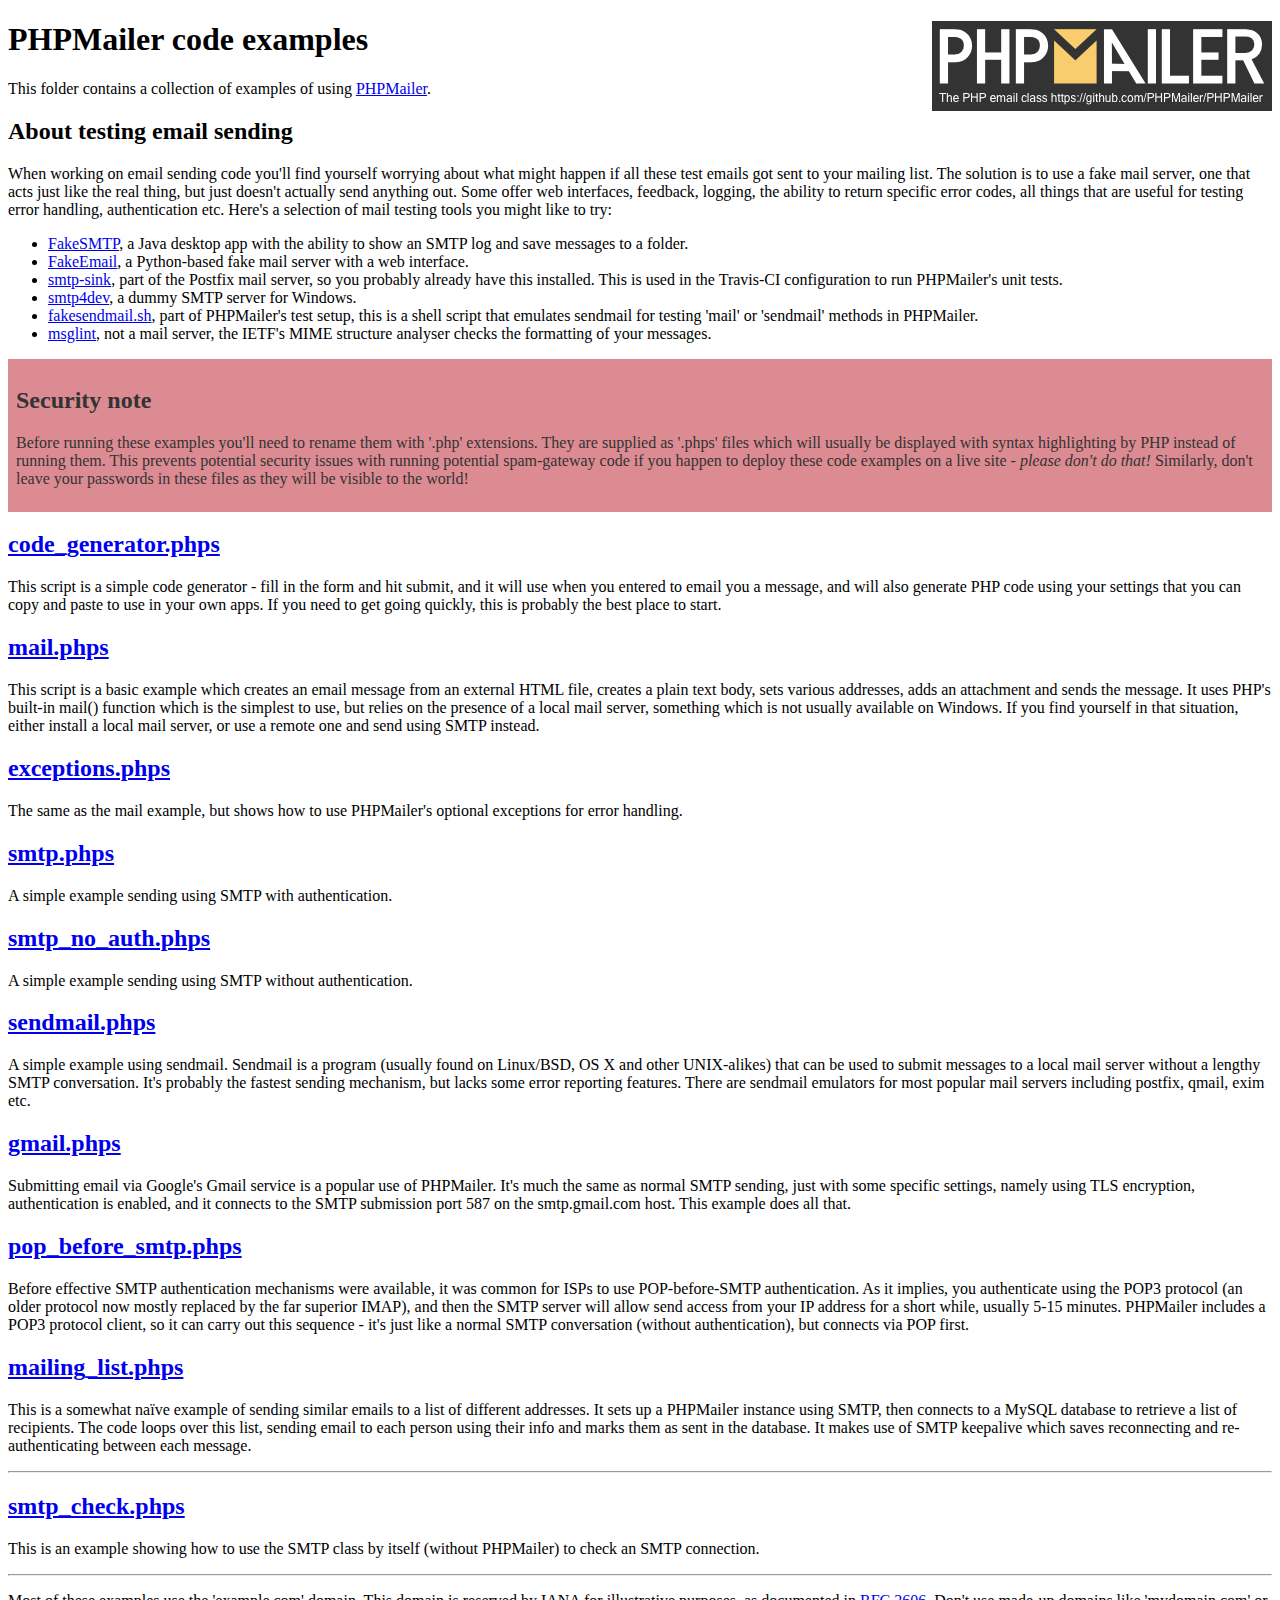
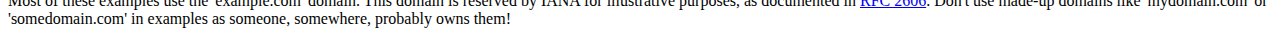
<file: PHPMailer/examples/index.html>
<!DOCTYPE html>
<html>
<head>
	<meta charset="UTF-8">
	<title>PHPMailer Examples</title>
</head>
<body>
<h1>PHPMailer code examples<a href="https://github.com/PHPMailer/PHPMailer"><img src="images/phpmailer.png" style="float:right; border:0;" alt="PHPMailer logo"></a></h1>
<p>This folder contains a collection of examples of using <a href="https://github.com/PHPMailer/PHPMailer">PHPMailer</a>.</p>
<h2>About testing email sending</h2>
<p>When working on email sending code you'll find yourself worrying about what might happen if all these test emails got sent to your mailing list. The solution is to use a fake mail server, one that acts just like the real thing, but just doesn't actually send anything out. Some offer web interfaces, feedback, logging, the ability to return specific error codes, all things that are useful for testing error handling, authentication etc. Here's a selection of mail testing tools you might like to try:</p>
<ul>
  <li><a href="https://github.com/Nilhcem/FakeSMTP">FakeSMTP</a>, a Java desktop app with the ability to show an SMTP log and save messages to a folder. </li>
  <li><a href="https://github.com/isotoma/FakeEmail">FakeEmail</a>, a Python-based fake mail server with a web interface.</li>
  <li><a href="http://www.postfix.org/smtp-sink.1.html">smtp-sink</a>, part of the Postfix mail server, so you probably already have this installed. This is used in the Travis-CI configuration to run PHPMailer's unit tests.</li>
  <li><a href="http://smtp4dev.codeplex.com">smtp4dev</a>, a dummy SMTP server for Windows.</li>
  <li><a href="https://github.com/PHPMailer/PHPMailer/blob/master/test/fakesendmail.sh">fakesendmail.sh</a>, part of PHPMailer's test setup, this is a shell script that emulates sendmail for testing 'mail' or 'sendmail' methods in PHPMailer.</li>
  <li><a href="http://tools.ietf.org/tools/msglint/">msglint</a>, not a mail server, the IETF's MIME structure analyser checks the formatting of your messages.</li>
</ul>
<div style="padding: 8px; color: #333333; background-color: #dc8b92">
<h2>Security note</h2>
<p>Before running these examples you'll need to rename them with '.php' extensions. They are supplied as '.phps' files which will usually be displayed with syntax highlighting by PHP instead of running them. This prevents potential security issues with running potential spam-gateway code if you happen to deploy these code examples on a live site - <em>please don't do that!</em> Similarly, don't leave your passwords in these files as they will be visible to the world!</p>
</div>
<h2><a href="code_generator.phps">code_generator.phps</a></h2>
<p>This script is a simple code generator - fill in the form and hit submit, and it will use when you entered to email you a message, and will also generate PHP code using your settings that you can copy and paste to use in your own apps. If you need to get going quickly, this is probably the best place to start.</p>
<h2><a href="mail.phps">mail.phps</a></h2>
<p>This script is a basic example which creates an email message from an external HTML file, creates a plain text body, sets various addresses, adds an attachment and sends the message. It uses PHP's built-in mail() function which is the simplest to use, but relies on the presence of a local mail server, something which is not usually available on Windows. If you find yourself in that situation, either install a local mail server, or use a remote one and send using SMTP instead.</p>
<h2><a href="exceptions.phps">exceptions.phps</a></h2>
<p>The same as the mail example, but shows how to use PHPMailer's optional exceptions for error handling.</p>
<h2><a href="smtp.phps">smtp.phps</a></h2>
<p>A simple example sending using SMTP with authentication.</p>
<h2><a href="smtp_no_auth.phps">smtp_no_auth.phps</a></h2>
<p>A simple example sending using SMTP without authentication.</p>
<h2><a href="sendmail.phps">sendmail.phps</a></h2>
<p>A simple example using sendmail. Sendmail is a program (usually found on Linux/BSD, OS X and other UNIX-alikes) that can be used to submit messages to a local mail server without a lengthy SMTP conversation. It's probably the fastest sending mechanism, but lacks some error reporting features. There are sendmail emulators for most popular mail servers including postfix, qmail, exim etc.</p>
<h2><a href="gmail.phps">gmail.phps</a></h2>
<p>Submitting email via Google's Gmail service is a popular use of PHPMailer. It's much the same as normal SMTP sending, just with some specific settings, namely using TLS encryption, authentication is enabled, and it connects to the SMTP submission port 587 on the smtp.gmail.com host. This example does all that.</p>
<h2><a href="pop_before_smtp.phps">pop_before_smtp.phps</a></h2>
<p>Before effective SMTP authentication mechanisms were available, it was common for ISPs to use POP-before-SMTP authentication. As it implies, you authenticate using the POP3 protocol (an older protocol now mostly replaced by the far superior IMAP), and then the SMTP server will allow send access from your IP address for a short while, usually 5-15 minutes. PHPMailer includes a POP3 protocol client, so it can carry out this sequence - it's just like a normal SMTP conversation (without authentication), but connects via POP first.</p>
<h2><a href="mailing_list.phps">mailing_list.phps</a></h2>
<p>This is a somewhat naïve example of sending similar emails to a list of different addresses. It sets up a PHPMailer instance using SMTP, then connects to a MySQL database to retrieve a list of recipients. The code loops over this list, sending email to each person using their info and marks them as sent in the database. It makes use of SMTP keepalive which saves reconnecting and re-authenticating between each message.</p>
<hr>
<h2><a href="smtp_check.phps">smtp_check.phps</a></h2>
<p>This is an example showing how to use the SMTP class by itself (without PHPMailer) to check an SMTP connection.</p>
<hr>
<p>Most of these examples use the 'example.com' domain. This domain is reserved by IANA for illustrative purposes, as documented in <a href="http://tools.ietf.org/html/rfc2606">RFC 2606</a>. Don't use made-up domains like 'mydomain.com' or 'somedomain.com' in examples as someone, somewhere, probably owns them!</p>
</body>
</html>
</file>
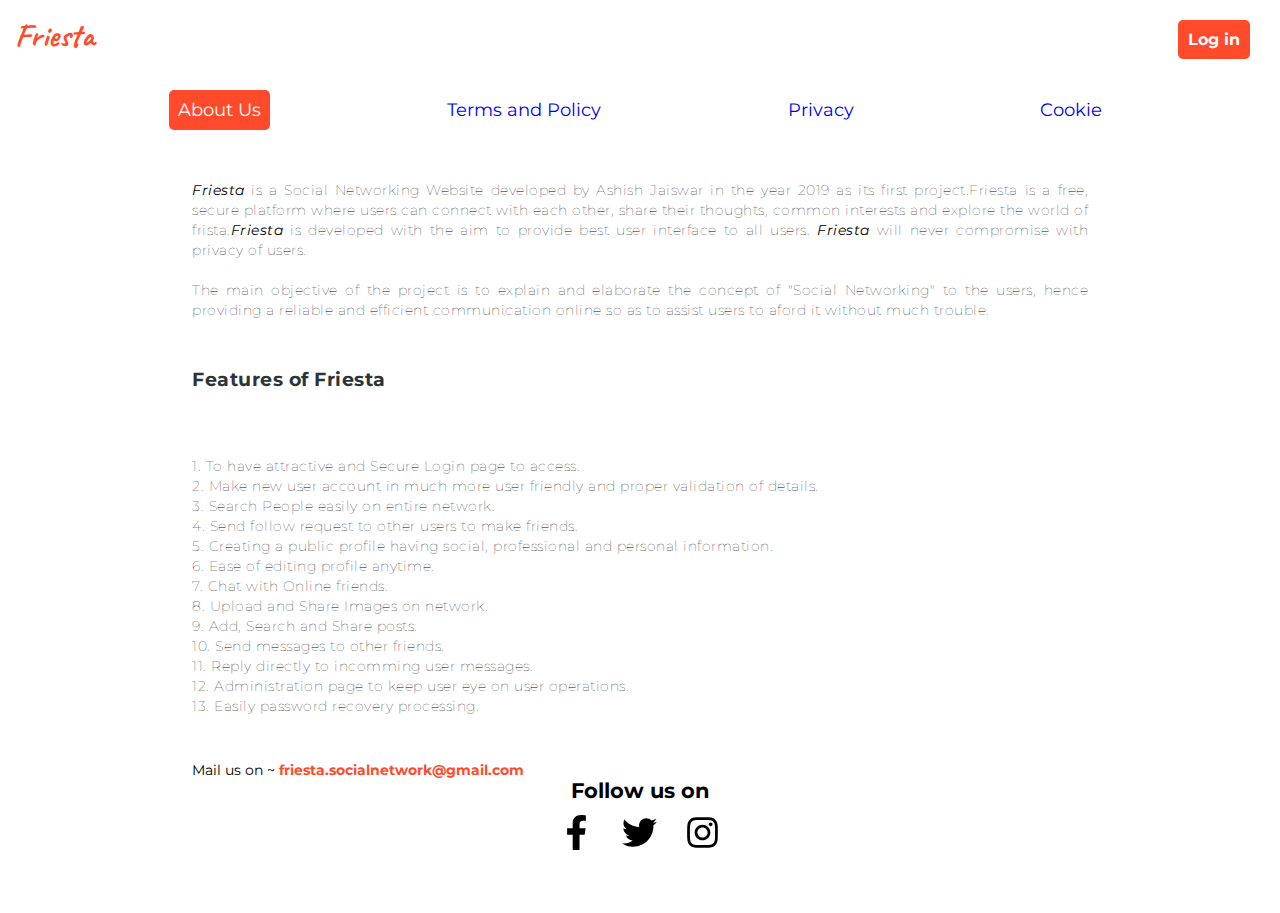
<file: pages/about.html>
<!DOCTYPE html>
<html lang="en">
<head>
    <meta charset="UTF-8">
    <meta name="viewport" content="width=device-width, initial-scale=1.0">
    <meta http-equiv="X-UA-Compatible" content="ie=edge">
    <title>Friesta | About Us</title>
    <link rel="stylesheet" href="styles/about.css">
</head>
<body>
    <header class="menu">
        <a href="#"><h1>Friesta</h1></a>
        <a href="#"><h4>Log in</h4></a>
    </header>
    <br/>
    <div class="about-us">
        <a href="about.html" class="about">About Us</a>
        <a href="terms.html" class="terms">Terms and Policy</a>
        <a href="privacy.html" class="privacy">Privacy</a>
        <a href="cookie.html" class="cookie">Cookie</a>
    </div>
    <div class="aboutus-container">
        <p> <b><i>Friesta</i></b> is a Social Networking Website developed by Ashish Jaiswar in the year 2019 as its first project.Friesta is a free, secure platform where users can 
            connect with each other, share their thoughts, common interests and explore the world of frista.<b><i>Friesta</i></b> is developed with the aim to provide best user interface
             to all users. <b><i>Friesta</i></b> will never compromise
            with privacy of users.<br/>
            <br/>
            The main objective of the project is to explain and elaborate the concept of "Social Networking" to the users, hence 
            providing a reliable and efficient communication online so as to assist users to aford it without much trouble.
        </p>
        <p>   
            <p class="features"><br/>Features of Friesta</p> <br/>
            <p>
                1.&nbsp;To have attractive and Secure Login page to access. <br/>
                2.&nbsp;Make new user account in much more user friendly and proper validation of details. <br/>
                3.&nbsp;Search People easily on entire network. <br/>
                4.&nbsp;Send follow request to other users to make friends. <br/>
                5.&nbsp;Creating a public profile having social, professional and personal information.<br/>
                6.&nbsp;Ease of editing profile anytime.<br/>
                7.&nbsp;Chat with Online friends.<br/>
                8.&nbsp;Upload and Share Images on network.<br/>
                9.&nbsp;Add, Search and Share posts.<br/>
                10.&nbsp;Send messages to other friends.<br/>
                11.&nbsp;Reply directly to incomming user messages.<br/>
                12.&nbsp;Administration page to keep user eye on user operations.<br/>
                13.&nbsp;Easily password recovery processing.<br/>
            </p>
            
            
            <br/>Mail us on ~ <b><a href="#" class="mail">friesta.socialnetwork@gmail.com</a></b><br/>
         
            <div class="follow">
                <h2 style=text-align:center>Follow  us on</h2>
                <img class="img" src="images/facebook-f-brands.svg">
                <img class="img" src="images/twitter-brands.svg">
                <img class="img" src="images/instagram-brands.svg">
            </div>
        </p>
    </div>
</body>
</html>
</file>
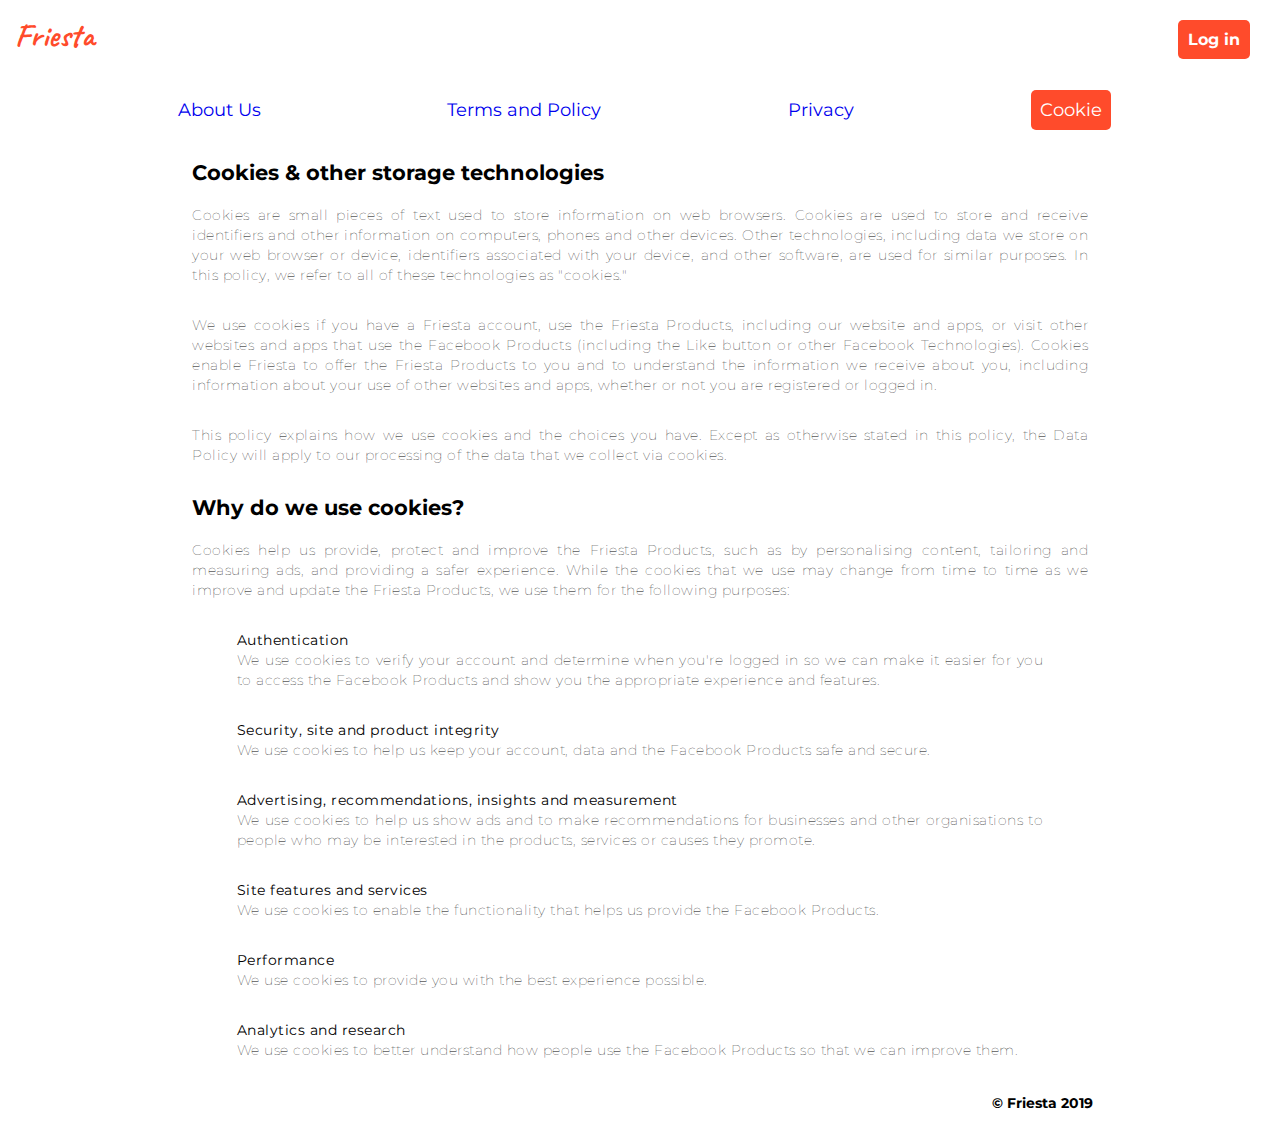
<file: pages/cookie.html>
<!DOCTYPE html>
<html lang="en">
  <head>
    <meta charset="UTF-8" />
    <meta name="viewport" content="width=device-width, initial-scale=1.0" />
    <meta http-equiv="X-UA-Compatible" content="ie=edge" />
    <title>Friesta | Cookie Policy</title>
    <link rel="stylesheet" href="styles/cookie.css" />
  </head>
  <body>
        <header class="menu">
                <a href="#"><h1>Friesta</h1></a>
                <a href="#"><h4>Log in</h4></a>
        </header>
        <br/>
        <div class="Cookie">
            <a href="about.html" class="about">About Us</a>
            <a href="terms.html" class="terms">Terms and Policy</a>
            <a href="privacy.html" class="privacy">Privacy</a>
            <a href="cookie.html" class="cookie">Cookie</a>
        </div>
        <div class="cookie-container">
            <h2>Cookies & other storage technologies</h2>
            <p>Cookies are small pieces of text used to store information on web browsers. 
                Cookies are used to store and receive identifiers and other information on computers, 
                phones and other devices. Other technologies, including data we store on your web browser
                 or device, identifiers associated with your device, and other software, are used for 
                 similar purposes. In this policy, we refer to all of these technologies as "cookies."
            </p>
            <p>We use cookies if you have a Friesta account, use the Friesta Products, 
                including our website and apps, or visit other websites and apps that use the 
                Facebook Products (including the Like button or other Facebook Technologies).
                 Cookies enable Friesta to offer the Friesta Products to you and to understand 
                 the information we receive about you, including information about your use of other 
                 websites and apps, whether or not you are registered or logged in.
            </p>
            <p>This policy explains how we use cookies and the choices you have. Except as otherwise stated in this policy, 
                the Data Policy will apply to our processing of the data that we collect via cookies. 
            </p>
            <h2>Why do we use cookies? </h2>
            <p>
                    Cookies help us provide, protect and improve the Friesta Products, such as
                     by personalising content, tailoring and measuring ads, and providing a safer
                      experience. While the cookies that we use may change from time to time as we 
                      improve and update the Friesta Products, we use them for the following purposes: 
            </p>
            <div class="purposes">
                <p><b>Authentication</b><br>
                        We use cookies to verify your account and determine when you're logged in so we can make it easier for
                         you to access the Facebook Products and show you the appropriate experience and features.
                </p>
                <p><b>Security, site and product integrity</b><br>
                        We use cookies to help us keep your account, data and the Facebook Products safe and secure. 
                </p>
                <p><b>Advertising, recommendations, insights and measurement</b><br>
                        We use cookies to help us show ads and to make recommendations for businesses and other 
                        organisations to people who may
                         be interested in the products, services or causes they promote. 
                </p>
                <p><b>Site features and services</b><br>
                    We use cookies to enable the functionality that helps us provide the Facebook Products. 
                </p>
                <p><b>Performance</b><br>
                    We use cookies to provide you with the best experience possible.
                </p>
                <p><b>Analytics and research</b><br>
                    We use cookies to better understand how people use the Facebook Products so that we can improve them.
                </p>
            </div>
            <div class="copyright">
                    <b><span> &copy; Friesta 2019</span></b>
                </div>
                <br>
        </div>
  </body>
</html>
</file>
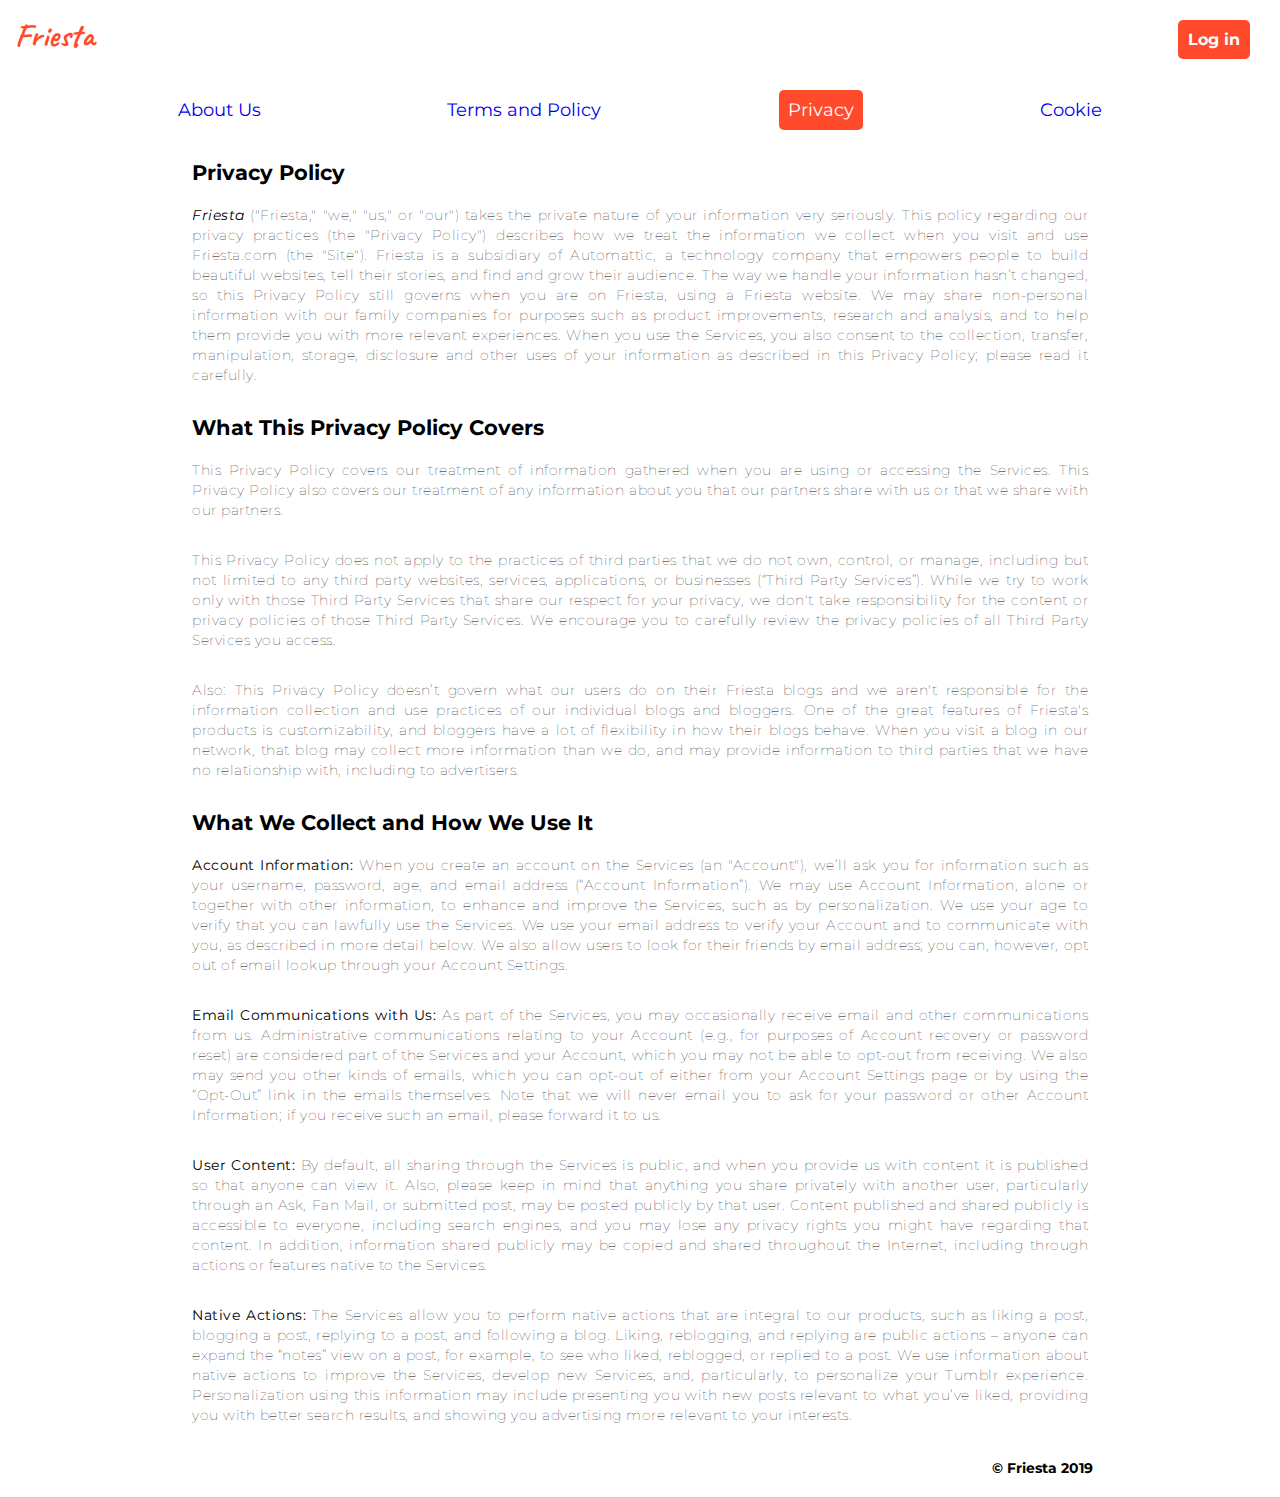
<file: pages/privacy.html>
<!DOCTYPE html>
<html lang="en">

<head>
    <meta charset="UTF-8">
    <meta name="viewport" content="width=device-width, initial-scale=1.0">
    <meta http-equiv="X-UA-Compatible" content="ie=edge">
    <title>Friesta | Privacy</title>
    <link rel="stylesheet" href="styles/privacy.css">
</head>

<body>
    <header class="menu">
        <a href="#">
            <h1>Friesta</h1>
        </a>
        <a href="#">
            <h4>Log in</h4>
        </a>
    </header>
    <br />
    <div class="Privacy">
        <a href="about.html" class="about">About Us</a>
        <a href="terms.html" class="terms">Terms and Policy</a>
        <a href="privacy.html" class="privacy">Privacy</a>
        <a href="cookie.html" class="cookie">Cookie</a>
    </div>
    <div class="privacy-container">
        <h2>Privacy Policy</h2>
        <p><b><i>Friesta</i></b> ("Friesta," "we," "us," or "our") takes the private nature of your information very
            seriously.
            This policy regarding our privacy practices (the "Privacy Policy") describes how we treat the information
            we collect when you visit and use Friesta.com (the "Site"). Friesta is a subsidiary of Automattic, a
            technology company that empowers people to
            build beautiful websites, tell their stories, and find and grow their audience. The way we handle your
            information hasn’t changed, so this Privacy Policy still governs when you are on Friesta, using a Friesta
            website. We may share non-personal information
            with our family companies for purposes such as product improvements, research and analysis, and to help
            them provide you with more relevant experiences. When you use the Services, you also consent to the
            collection, transfer, manipulation, storage, disclosure and other uses of your
            information as described in this Privacy Policy; please read it carefully.
        </p>
        <h2>What This Privacy Policy Covers</h2>
        <p>This Privacy Policy covers our treatment of information gathered when you are using or
            accessing the Services. This Privacy Policy also covers our treatment of any information
            about you that our partners share with us or that we share with our partners.
        </p>
        <p>This Privacy Policy does not apply to the practices of third parties that we do not own,
            control, or manage, including but not limited to any third party websites, services,
            applications, or businesses (“Third Party Services”). While we try to work only with
            those Third Party Services that share our respect for your privacy, we don't take responsibility
            for the content or privacy policies of those Third Party Services. We encourage you to
            carefully review the privacy policies of all Third Party Services you access.
        </p>
        <p>Also: This Privacy Policy doesn’t govern what our users do on their Friesta blogs and we
            aren't responsible for the information collection and use practices of our individual
            blogs and bloggers. One of the great features of Friesta's products is customizability, and
            bloggers have a lot of flexibility in how their blogs behave. When you visit a blog in our network,
            that blog may collect more information than we do, and may provide information to third parties that
            we have no relationship with, including to advertisers.
        </p>
        <h2>What We Collect and How We Use It</h2>
        <p><b>Account Information:</b> When you create an account on the Services (an "Account"),
            we’ll ask you for information such as your username, password, age, and email address
            (“Account Information”). We may use Account Information, alone or together with other
            information, to enhance and improve the Services, such as by personalization. We use your
            age to verify that you can lawfully use the Services. We use your email address to verify
            your Account and to communicate with you, as described in more detail below. We also allow
            users to look for their friends by email address; you can, however, opt out of email lookup
            through your Account Settings.
        </p>
        <p><b>Email Communications with Us:</b> As part of the Services, you may occasionally receive
            email and other communications from us. Administrative communications relating to your
            Account (e.g., for purposes of Account recovery or password reset) are considered part of
            the Services and your Account, which you may not be able to opt-out from receiving. We also
            may send you other kinds of emails, which you can opt-out of either from your Account Settings
            page or by using the “Opt-Out” link in the emails themselves. Note that we will never email
            you to ask for your password or other Account Information; if you receive such an email,
            please forward it to us.
        </p>
        <p><b>User Content:</b> By default, all sharing through the Services is public, and when you
            provide us with content it is published so that anyone can view it. Also, please keep in mind that anything
            you share privately with another user, particularly
            through an Ask, Fan Mail, or submitted post, may be posted publicly by that user. Content published
            and shared publicly is accessible to everyone, including search engines, and you may lose any
            privacy rights you might have regarding that content. In addition, information shared publicly
            may be copied and shared throughout the Internet, including through actions or features native
            to the Services.
        </p>
        <p><b>Native Actions:</b> The Services allow you to perform native actions that are integral to our
            products, such as liking a post, blogging a post, replying to a post, and following a
            blog. Liking, reblogging, and replying are public actions – anyone can expand the “notes”
            view on a post, for example, to see who liked, reblogged, or replied to a post. We use
            information about native actions to improve the Services, develop new Services, and,
            particularly, to personalize your Tumblr experience. Personalization using this information
            may include presenting you with new posts relevant to what you’ve liked, providing you with
            better search results, and showing you advertising more relevant to your interests.
        </p>
        <div class="copyright">
            <b><span> &copy; Friesta 2019</span></b>
        </div>
        <br>
    </div>

</body>

</html>
</file>
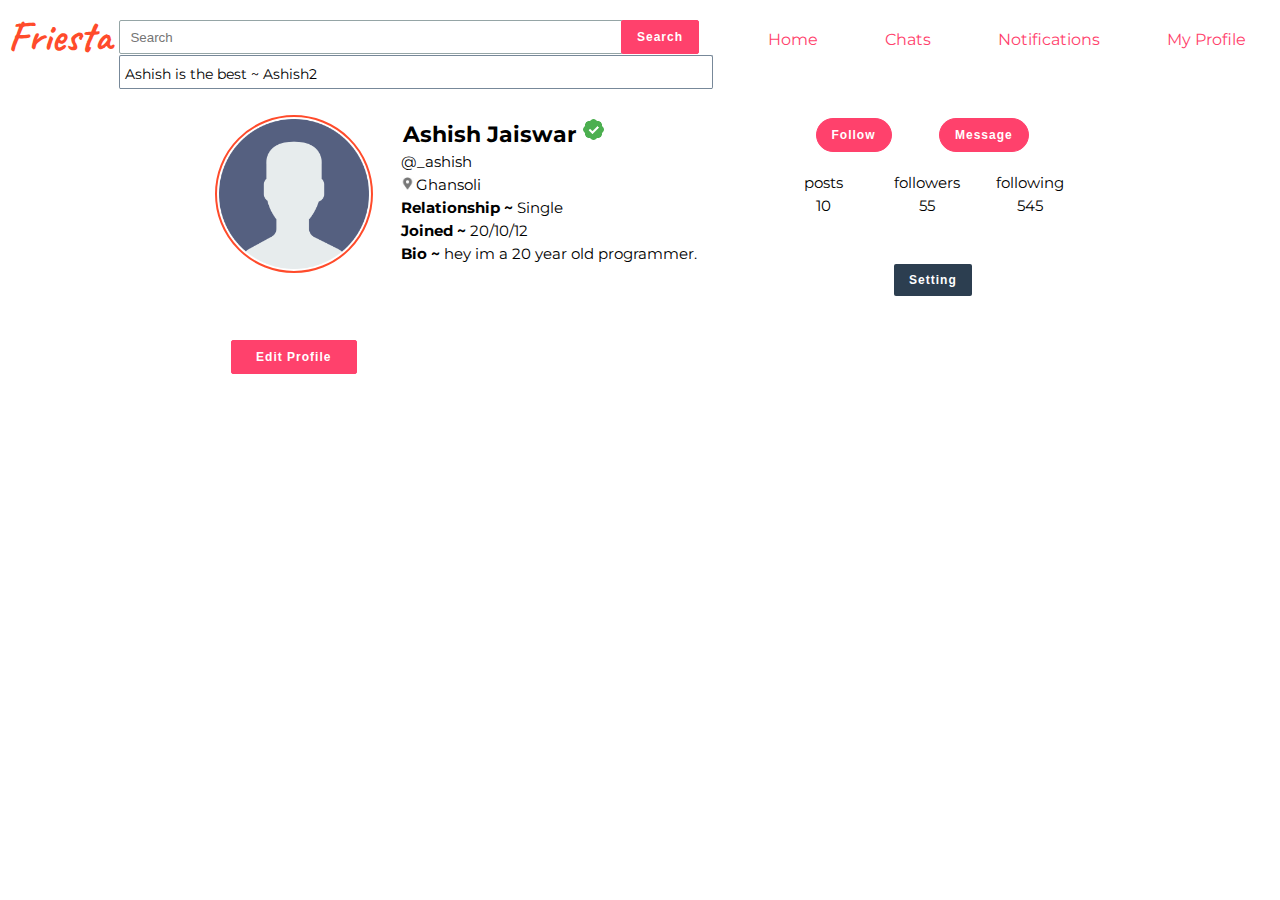
<file: pages/profile.html>
<!DOCTYPE html>
<html lang="en">

<head>
    <meta charset="UTF-8">
    <meta name="viewport" content="width=, initial-scale=1.0">
    <meta http-equiv="X-UA-Compatible" content="ie=edge">
    <title>Firesta | Profile</title>
    <link rel="stylesheet" href="styles/profile.css">
    <style>
        .suggestions {
            width: 96.2%;
            border: 1px solid lightslategray;
            border-bottom: none;
            position: relative;
            z-index: 100;
            opacity: 1;
            background: white;
            border-radius: 2px;
        }


        .list {
            padding: 5px;
            font-size: 14px;
            border-bottom: 1px solid lightslategray;

        }

        .list:hover {
            color: #0984e3;
            cursor: pointer;

        }
    </style>
</head>

<body>
    <div class="header">
        <div class="logo">
            <a href="#">
                <h1 id="friesta">Friesta</h1>
            </a>
        </div>
        <div class="search">
            <input type="text" placeholder="Search" class="search-input">
            <button type="submit">Search</button>
            <div class="suggestions">
                <p class="list">Ashish is the best ~ Ashish2</p>
            </div>


        </div>
        <div class="nav-links">
            <ul class="links">
                <li><a href="#">Home</a></li>
                <li><a href="#">Chats</a></li>
                <li><a href="#">Notifications</a></li>
                <li><a href="#">My Profile</a></li>
            </ul>
        </div>
    </div>

    <div class="container">
        <div class="profile-image">
            <div class="profile-div">
                <div class="circle">
                    <img class="default-image" src="images/user.png">
                </div>
            </div>
            <div class="edit">
                <button class="edit-btn">Edit Profile</button>
            </div>
        </div>
        <div class="info">
            <div class="user-detail">
                <div class="name-address">
                    <h1 class="name">Ashish Jaiswar<span><img class="verified" src="images/verified.png"></span></h1>
                    <p id="u">@_ashish</p>
                    <p class="location"><span><img class="location-icon"
                                src="images/location-gray-512.png"></span>Ghansoli</p>
                </div>
                <div class="other-detail">
                    <p><b>Relationship ~ </b><span>Single</span> </p>
                    <p><b>Joined ~ </b> <span>20/10/12</span></p>
                </div>
                <div class="bio">
                    <p style="text-align: justify;"><b>Bio ~ </b> <span> hey im a 20 year old programmer.</span></p>
                </div>

            </div>
        </div>
        <div class="followarea">
            <div class="follow-message">
                <div class="follow">
                    <button class="follow-user">Follow</button>
                    <button class="unfollow-user" hidden="hidden">Unfollow</button>
                </div>
                <div class="message">
                    <button class="message-user">Message</button>
                </div>
            </div>
            <div class="count">
                <div class="total-post">
                    <p>posts</p>
                    <p>10</p>
                </div>
                <div class="total-follower">
                    <p>followers</p>
                    <p>55</p>
                </div>
                <div class="total-following">
                    <p>following</p>
                    <p>545</p>
                </div>
            </div>
            <div class="setting">
                <button class="setting-btn">Setting</button>
            </div>
        </div>

    </div>

</body>

</html>
</file>
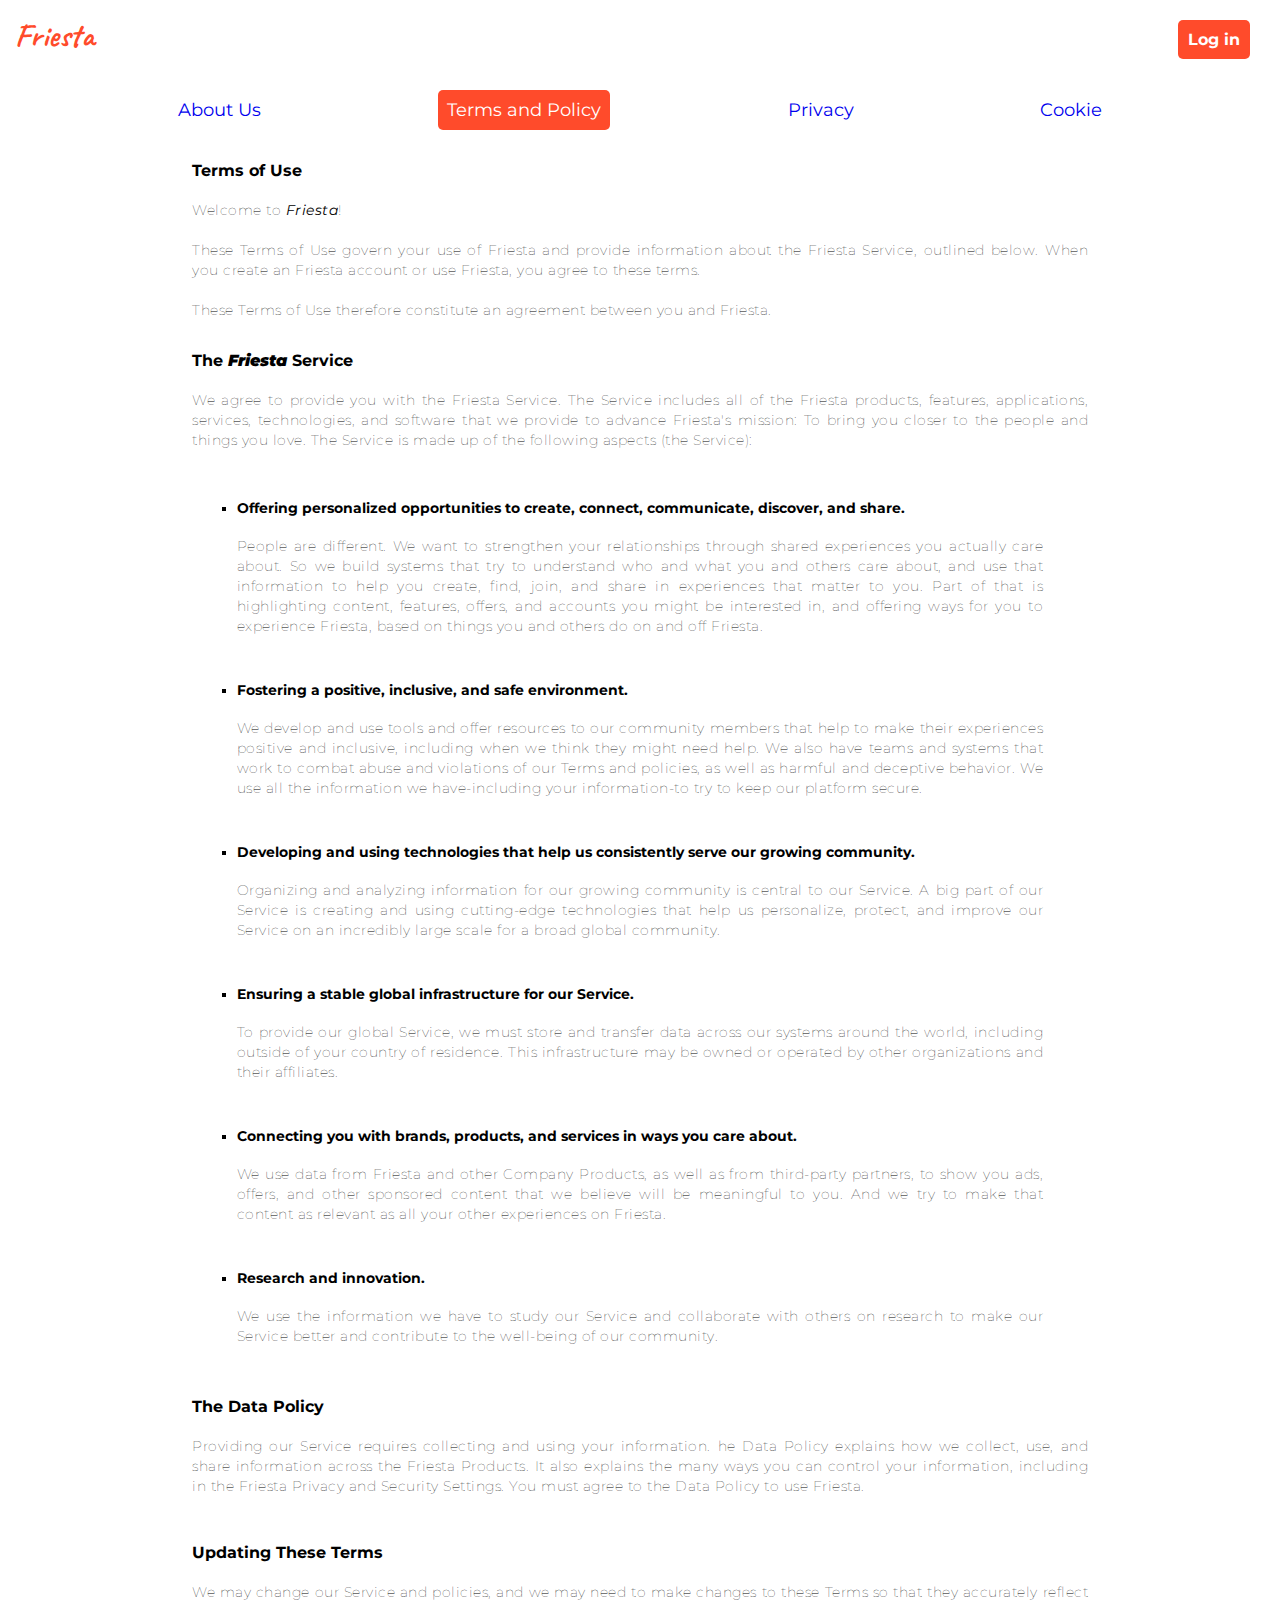
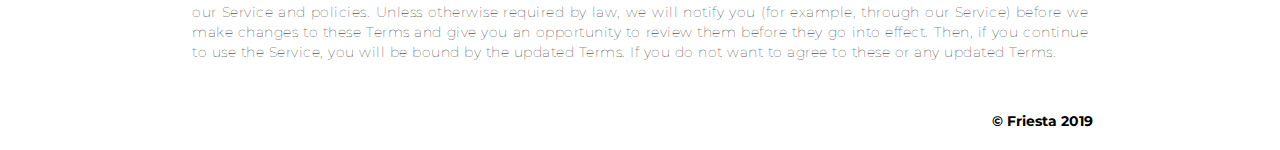
<file: pages/terms.html>
<!DOCTYPE html>
<html lang="en">
  <head>
    <meta charset="UTF-8" />
    <meta name="viewport" content="width=device-width, initial-scale=1.0" />
    <meta http-equiv="X-UA-Compatible" content="ie=edge" />
    <title>Friesta | Terms and Policy</title>
    <link rel="stylesheet" href="styles/terms.css">
  </head>
  <body>
    <header class="menu">
        <a href="#"><h1>Friesta</h1></a>
        <a href="#"><h4>Log in</h4></a>
    </header>
    <br/>
    <div class="terms-policy">
        <a href="about.html" class="about">About Us</a>
        <a href="terms.html" class="terms">Terms and Policy</a>
        <a href="privacy.html" class="privacy">Privacy</a>
        <a href="cookie.html" class="cookie">Cookie</a>
    </div>
    <div class="terms-container">
        <h3>Terms of Use</h3>
        <p>
            Welcome to <b><i>Friesta</i></b>! 
            <br>
            <br>
            These Terms of Use govern your use of Friesta and provide information about the Friesta Service, outlined below.
             When you create an Friesta account or use Friesta, you agree to these terms. 
            <br/>    
            <br/>                     
            These Terms of Use therefore constitute an agreement between you and Friesta. 
        </p>
       
        <h3>The <b><i>Friesta</i></b> Service</h3>
        <p>We agree to provide you with the Friesta Service. 
            The Service includes all of the Friesta products, features, applications, services, technologies, 
            and software that we provide to advance Friesta's mission: To bring you closer to the people and things
             you love. The Service is made up of the following aspects (the Service):
        </p>
        <div class="services-list">
            <ul type="square">
                <li><b>Offering personalized opportunities to create, connect, communicate, discover, and share.</b></li>
                <p>People are different. We want to strengthen your relationships through shared experiences you actually care about. 
                    So we build systems that try to understand who and what you and others care about, and use that information to help you create, find, join, and share in experiences that matter to you.
                     Part of that is highlighting content, features, offers, and accounts you might be interested in, and offering ways for you to experience Friesta, based on things you and others do on and off Friesta.
                </p>
                <br>
                <li><b>Fostering a positive, inclusive, and safe environment.</b></li>
                <p>We develop and use tools and offer resources to our community members 
                    that help to make their experiences positive and inclusive, including when we think they might 
                    need help. We also have teams and systems that work to combat abuse and violations of our Terms and 
                    policies, as well as harmful and deceptive behavior. We use all the information we have-including your 
                    information-to try to keep our platform secure.
                </p>
                <br>
                <li><b>Developing and using technologies that help us consistently serve our growing community.</b></li>
                <p>Organizing and analyzing information for our growing community is central to our Service.
                     A big part of our Service is creating and using cutting-edge technologies that help us personalize,
                      protect, and 
                    improve our Service on an incredibly large scale for a broad global community. 
                </p>
                <br>
                <li><b>Ensuring a stable global infrastructure for our Service.</b></li>
                <p>To provide our global Service, we must store and transfer data across our systems around the world,
                     including outside of your country of residence.
                     This infrastructure may be owned or operated by other organizations and their affiliates.
                </p>
                <br>
                <li><b>Connecting you with brands, products, and services in ways you care about.</b></li>
                <p>We use data from Friesta and other  Company Products, as well as from third-party partners, 
                    to show you ads, offers, and other sponsored content that we believe will be meaningful to you. 
                    And we try to make that content as relevant as all your other experiences on Friesta.
                </p>
                <br>
                <li><b>Research and innovation.</b></li>
                <p>We use the information we have to study our Service and collaborate with others on
                     research to make our Service better and 
                    contribute to the well-being of our community.
                </p>
            </ul>
        </div>
        <div class="data-policy">
                <h3>The Data Policy</h3>
                <p>Providing our Service requires collecting and using your information. 
                    he Data Policy explains how we collect, use, and share information across the Friesta Products. 
                    It also explains the many ways you can control your information, including in the Friesta Privacy and 
                    Security Settings. 
                    You must agree to the Data Policy to use Friesta.
                </p>
        </div>
        <br>
        <div class="update-policy">
                <h3>Updating These Terms</h3>
                <p>We may change our Service and policies, and we may need to make changes to these Terms so 
                    that they accurately reflect our Service and policies. Unless otherwise required by law, we will 
                    notify you (for example, through our Service) before we make changes to these Terms and give you an 
                    opportunity to review them before they go into effect. Then, if you continue to use the Service, you will 
                    be bound by the updated Terms. 
                    If you do not want to agree to these or any updated Terms.
                </p>
        </div>
        <br>
        <div class="copyright">
            <b><span> &copy; Friesta 2019</span></b>
        </div>
        <br>
    </div>
  </body>
</html>
</file>
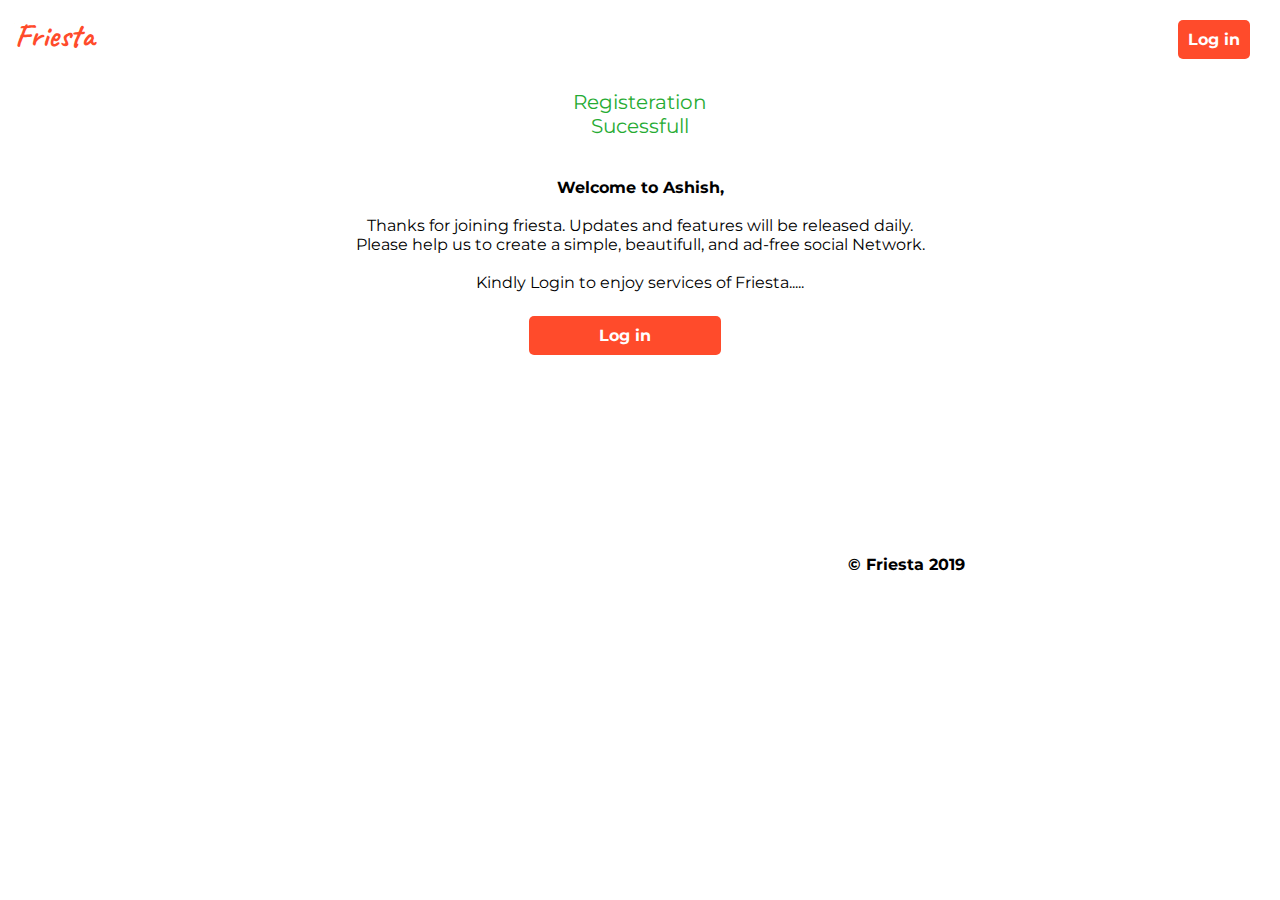
<file: pages/welcome-greeting.html>
<!DOCTYPE html>
<html lang="en">
<head>
    <meta charset="UTF-8">
    <meta name="viewport" content="width=device-width, initial-scale=1.0">
    <meta http-equiv="X-UA-Compatible" content="ie=edge">
    <title>Welcome | greeting</title>
    <link rel="stylesheet" href="styles/greeting.css">
</head>
<body>
    <header class="menu">
        <a href="#"><h1>Friesta</h1></a>
        <a href="#"><h4>Log in</h4></a>
    </header>
    <br/>
    <div class="welcome">
        Registeration Sucessfull
    </div>
    <br/>
    <br/>
    <div class="greeting">
        <p style='font-weight: bold;'>Welcome to Ashish,</p><br/>
        <p>Thanks for  joining friesta. Updates and features will be 
            released daily.<br/>
            Please help us to create a simple, beautifull, and ad-free
            social Network.</p>
            <br/>
        <p>Kindly Login to enjoy services of Friesta.....</p>
        <br/>
        <div class="login">
            <a href="../signup-signin.php"><h4>Log in</h4></a>
        </div>
        <div class="copyright">
            <b><span> &copy; Friesta 2019</span></b>
        </div>
    </div>
    
</body>
</html>
</file>
<file: pages/styles/about.css>
@import url("https://fonts.googleapis.com/css?family=Montserrat&display=swap");
@import url("https://fonts.googleapis.com/css?family=Caveat&display=swap");

* {
  padding: 0;
  margin: 0;
}

body {
  font-family: "Montserrat", sans-serif;
  height: 100vh;
  width: 100%;
}

.menu {
  display: flex;
  justify-content: space-between;
  padding: 15px;
}
h1 {
  color: #ff4b2b;
  font-family: "Caveat", cursive;
  font-size: 32px;
}

a {
  text-decoration: none;
}

h4 {
  position: relative;
  top: 5px;
  right: 15px;
  color: white;
  background:#ff4b2b;
  padding: 10px;
  border-radius: 5px;
}

.about-us {
  text-align: center;
  height: 40px;
  width: 100%;
  display: flex;
  justify-content: space-evenly;
}

.about {
  background: #ff4b2b;
  color: white;
  border-radius: 5px;
}

.terms:hover {
  background: #ff4b2b;
  color: white;
  border-radius: 5px;
}

.privacy:hover {
  background: #ff4b2b;
  color: white;
  border-radius: 5px;
}

.cookie:hover {
  background: #ff4b2b;
  color: white;
  border-radius: 5px;
}

.about-us a {
  text-decoration: none;
  padding: 9px;
  font-size: 18px;
}

.aboutus-container {
  margin: auto;
  height: 20vh;
  font-size: 13.9px;
  width: 70%;
  padding-top: 30px;
}

.aboutus-container p {
  text-align: justify;
}

.features {
  color: #2d3436;
  font-size: 19px;
  font-weight: bold;
}

.mail {
  text-decoration: none;
  color: #ff4b2b;
}

.follow {
  margin: auto;
  height: 15vh;
  width: 200px;
  justify-content: center;
}

.img {
  height: 35px;
  width: 35px;
  padding: 12px;
  position: relative;
  left: 7px;
  cursor: pointer;
}

p {
  font-size: 14px;
  font-weight: 100;
  line-height: 20px;
  letter-spacing: 0.5px;
  margin: 20px 0 30px;
}
</file>
<file: pages/styles/cookie.css>
@import url("https://fonts.googleapis.com/css?family=Montserrat&display=swap");
@import url("https://fonts.googleapis.com/css?family=Caveat&display=swap");

* {
  padding: 0;
  margin: 0;
}

body {
  font-family: "Montserrat", sans-serif;
  height: 100vh;
  width: 100%;
}

.menu {
  display: flex;
  justify-content: space-between;
  padding: 15px;
}
h1 {
  color: #ff4b2b;
  font-family: "Caveat", cursive;
  font-size: 32px;
}

a {
  text-decoration: none;
}

h4 {
  position: relative;
  top: 5px;
  right: 15px;
  color: white;
  background:#ff4b2b;
  padding: 10px;
  border-radius: 5px;
}

.Cookie {
  text-align: center;
  height: 40px;
  width: 100%;
  display: flex;
  justify-content: space-evenly;
}

.cookie {
  background: #ff4b2b;
  color: white;
  border-radius: 5px;
}

.about:hover {
  background: #ff4b2b;
  color: white;
  border-radius: 5px;
}

.terms:hover {
  background: #ff4b2b;
  color: white;
  border-radius: 5px;
}

.privacy:hover {
  background: #ff4b2b;
  color: white;
  border-radius: 5px;
}

.Cookie a {
  text-decoration: none;
  padding: 9px;
  font-size: 18px;
}

.cookie-container {
  text-align: justify;
  margin: auto;
  height: 20vh;
  font-size: 13.9px;
  width: 70%;
  padding-top: 30px;
}

.purposes {
  width: 90%;
  margin: auto;
}

.copyright {
  width: 100%;
  display: flex;
  justify-content: flex-end;
  padding: 5px;
}

p {
  font-size: 14px;
  font-weight: 100;
  line-height: 20px;
  letter-spacing: 0.5px;
  margin: 20px 0 30px;
}
</file>
<file: pages/styles/privacy.css>
@import url("https://fonts.googleapis.com/css?family=Montserrat&display=swap");
@import url("https://fonts.googleapis.com/css?family=Caveat&display=swap");

* {
  padding: 0;
  margin: 0;
}

body {
  font-family: "Montserrat", sans-serif;
  height: 100vh;
  width: 100%;
}

.menu {
  display: flex;
  justify-content: space-between;
  padding: 15px;
}
h1 {
  color: #ff4b2b;
  font-family: "Caveat", cursive;
  font-size: 32px;
}

a {
  text-decoration: none;
}

h4 {
  position: relative;
  top: 5px;
  right: 15px;
  color: white;
  background:#ff4b2b;
  padding: 10px;
  border-radius: 5px;
}

.Privacy {
  text-align: center;
  height: 40px;
  width: 100%;
  display: flex;
  justify-content: space-evenly;
}

.privacy {
  background: #ff4b2b;
  color: white;
  border-radius: 5px;
}

.about:hover {
  background: #ff4b2b;
  color: white;
  border-radius: 5px;
}

.terms:hover {
  background: #ff4b2b;
  color: white;
  border-radius: 5px;
}

.cookie:hover {
  background: #ff4b2b;
  color: white;
  border-radius: 5px;
}

.Privacy a {
  text-decoration: none;
  padding: 9px;
  font-size: 18px;
}

.privacy-container {
  text-align: justify;
  margin: auto;
  height: 20vh;
  font-size: 13.9px;
  width: 70%;
  padding-top: 30px;
}

.copyright {
  width: 100%;
  display: flex;
  justify-content: flex-end;
  padding: 5px;
}

p {
  font-size: 14px;
  font-weight: 100;
  line-height: 20px;
  letter-spacing: 0.5px;
  margin: 20px 0 30px;
}
</file>
<file: pages/styles/profile.css>
@import url("https://fonts.googleapis.com/css?family=Montserrat&display=swap");
@import url("https://fonts.googleapis.com/css?family=Caveat&display=swap");
@import url('https://fonts.googleapis.com/css?family=Nunito+Sans&display=swap');

* {
  padding: 0;
  margin: 0;
}

body {
  font-family: "Montserrat", sans-serif;
  width: 100%;
}

.header{
    display: flex;
    height:50px;
    justify-content: space-between;
    padding-top: 10px;
}

.logo{
    width:140px;
    text-align: center;
}

#friesta{
    color: #ff4b2b;
  font-family: 'Caveat', cursive;
  font-weight:bold;
  font-size: 42px;
  margin:0 auto;
}

a{
    text-decoration: none;
    color:#ff416c;
}

a:hover{
  color: #2c3e50;
}

#user-link{
    text-decoration: none;
    color:#485460;
}

#user-link:hover{
  color: #2c3e50;
}
.search{
    width:80vh;
    text-align: left;
   
}

.search-input{
    height:32px;
    width:80%;
    border: 1px solid #95a5a6;
    border-radius: 2px;
    padding-left:10px;
    margin-top:10px;

}

button {
    border-radius: 2px;
    border: 1px solid #ff416c;
    background: #ff416c;
    color: white;
    font-size: 12px;
    font-weight: bold;
    font-family: "Nunito+Sans", sans-serif;
    padding: 9px 15px;
    letter-spacing: 1px;
    position: relative;
    top:-1px;
    margin-left: -6px;
    transition: transform 80ms ease-in;
  }
  
  button:active {
    transform: scale(0.95);
  }
  
  button:focus {
    outline: none;
  }
  
  button.ghost {
    background: transparent;
    border-color: #fff;
  }
.nav-links{
    width:50%;
    
}

.links{
  text-decoration: none;
  list-style-type: none;
  display: flex;
  justify-content: space-around;
}

li{
  padding-top:20px;
}

.container{

    height:40vh;
    width:70%;
    margin:50px auto;
    display: flex;
}

.profile-image{
    height:100%;
    width:25%;
}

.info{
    height:100%;
    width:45%;

}

.followarea{
   height:100%;
   width:40%;

}

.profile-div{

    margin:5px;
    height:60%;
    width: 95%;

}

.circle{
    height: 150px;
    width: 150px;
    border: 2px solid #ff4b2b;
    border-radius: 50%;
    margin:0 auto;
   
    padding:2px;
}


.default-image{
    height: 150px;
    width: 150px;
    
}

.edit{

    margin:5px;
    height:15%;
    width: 95%;
    text-align: center;
}

.edit-btn{
width:65%;
margin: 5px;
}


.user-detail{
    height: 97%;
    width: 97%;
    margin:5px;
}

.name{
    font-size: 22px;
    margin:2px;
}


.verified{
    height: 25px;
    width: 25px;
    margin:2px 0px 0px 5px;
}

p{
    font-size: 15px;
    margin:4px 0px 0px 0px;
}
.location-icon{
    height: 13px;
    width: 13px;
    margin-right: 2px;
}


.follow-message{
    height: 40px;
    width:80%;
    margin: 5px auto;
    display: flex;
    justify-content: center;
    justify-content: space-around;
    
}

.follow{
    margin:4px 0px 0px 0px;
}

.follow-user{
    border-radius: 20px;
}

.unfollow-user{
    border-radius: 20px;
}

.message{
    margin:4px 0px 0px 0px;
}

.message-user{
    border-radius: 20px; 
}

.count{
    height: 60px;
    width:95%;
    margin:10px auto;
    display: flex;
}

.total-post{
    height:50px;
    width:40%;
    margin: 4px 0px 0px 4px;
    text-align: center;
}

.total-follower{
    height:50px;
    width:40%;
    margin: 4px 0px 0px 4px;
    text-align: center;
}

.total-following{
    height:50px;
    width:40%;
    margin: 4px 0px 0px 4px;
    text-align: center;
}

.setting{
    height:20px;
    width:50px;
    margin: 0 auto;
    position: relative;
    top:30px;
}

.setting-btn{
    background: #2c3e50;
    border: none;
}


/*timeline*/

.timeline-posts{
    width:50%;
    margin: 0 auto;
}

.timeline{
    margin-top:30px;
  }
  
  .user-posts{
    margin: 10px 0px 10px 0px;
    border: 1px solid #979a9a;
  }
  
  .username{
  border-bottom: 1px solid #979a9a;
  height:40px;
  display: flex;
  justify-content: flex-start;
  }
  
  .profile-logo{
    height:30px;
    width: 30px;
    border-radius: 50%;
    margin: 5px;
    background: lightgray;
  }
  
  .user_name{
    margin: 5px;
    padding-top: 7px;
    font-size: 15px;
    color: #485460;
  }
  
  .time{
    height: 20px;
    font-size: 9px;
    margin:0px 10px 0px 10px;
  }
  
  
  .posted-area{
    margin:10px 20px 0px 20px;
    font-family: 'Nunito Sans', sans-serif;
  }
  
  /* Like And Comment*/
  
  .heart {
    cursor: pointer;
    height: 50px;
    width: 50px;
    background-image:url( 'https://abs.twimg.com/a/1446542199/img/t1/web_heart_animation.png');
    background-position: left;
    background-repeat:no-repeat;
    background-size:2900%;
    margin:0px -10px 0px 0px; 
  
  }
  
  .heart:hover {
    background-position:right;
  }
  
  .is_animating {
    animation: heart-burst .8s steps(28) 1;
    background-position:right;
  }
  
  @keyframes heart-burst {
    from {background-position:left;}
    to { background-position:right;}
  }
  
  .like-comment{
    display: flex;
  }
  
  .like{
    
    text-align: right;
  }
  
  .like-number{
    padding-top: 15px;
  
  }
  
  .comment{
  
      height: 40px;
      margin: 10px 0px 0px 50px ;
      font-size: 14px;
      color: rgb(216, 173, 1);
      cursor: pointer;
      
  }
  
  .comment-icon {
    height: 15px;
    width: 20px;
    position: relative;
    top: 10px;
  }
  
  .comment-btn{
  margin:10px 0px 0px -5px;
  position: relative;
  top: 6px;
  }
  
  
  
  
  .input-comment{
    height:32px;
    width:70%;
    border: 1px solid #95a5a6;
    border-radius: 2px;
    padding-left:10px;
    margin-top:10px;
  }
  
  
  .display{
    padding:5px ;
  
  }
  
  .posted-comment{
  
    font-size: 13px;
   margin: 10px;
  }
  

  /* Search*/
</file>
<file: pages/styles/terms.css>
@import url("https://fonts.googleapis.com/css?family=Montserrat&display=swap");
@import url("https://fonts.googleapis.com/css?family=Caveat&display=swap");

* {
  padding: 0;
  margin: 0;
}

body {
  font-family: "Montserrat", sans-serif;
  height: 100vh;
  width: 100%;
}

.menu {
  display: flex;
  justify-content: space-between;
  padding: 15px;
}
h1 {
  color: #ff4b2b;
  font-family: "Caveat", cursive;
  font-size: 32px;
}

a {
  text-decoration: none;
}

h4 {
  position: relative;
  top: 5px;
  right: 15px;
  color: white;
  background:#ff4b2b;
  padding: 10px;
  border-radius: 5px;
}

.terms-policy {
  text-align: center;
  height: 40px;
  width: 100%;
  display: flex;
  justify-content: space-evenly;
}

.terms {
  background: #ff4b2b;
  color: white;
  border-radius: 5px;
}

.about:hover {
  background: #ff4b2b;
  color: white;
  border-radius: 5px;
}

.privacy:hover {
  background: #ff4b2b;
  color: white;
  border-radius: 5px;
}

.cookie:hover {
  background: #ff4b2b;
  color: white;
  border-radius: 5px;
}

.terms-policy a {
  text-decoration: none;
  padding: 9px;
  font-size: 18px;
}

.terms-container {
  text-align: justify;
  margin: auto;
  height: 20vh;
  font-size: 13.9px;
  width: 70%;
  padding-top: 30px;
}

.services-list {
  padding: 20px;
  width: 90%;
  margin: auto;
}

.copyright {
  width: 100%;
  display: flex;
  justify-content: flex-end;
  padding: 5px;
}

p {
  font-size: 14px;
  font-weight: 100;
  line-height: 20px;
  letter-spacing: 0.5px;
  margin: 20px 0 30px;
}
</file>
<file: pages/styles/greeting.css>
@import url("https://fonts.googleapis.com/css?family=Montserrat&display=swap");
@import url("https://fonts.googleapis.com/css?family=Caveat&display=swap");

* {
  padding: 0;
  margin: 0;
}

body {
  font-family: "Montserrat", sans-serif;
  height: 100vh;
  width: 100%;
}

.menu {
  display: flex;
  justify-content: space-between;
  padding: 15px;
}

h1 {
  color: #ff4b2b;
  font-family: "Caveat", cursive;
  font-size: 32px;
}

a {
  text-decoration: none;
}

h4 {
  position: relative;
  top: 5px;
  right: 15px;
  color: white;
  background: #ff4b2b;
  padding: 10px;
  border-radius: 5px;
}

.welcome {
  color: #26ab33;
  height: 50px;
  width: 200px;
  text-align: center;
  margin: 0 auto;
  font-size: 20px;
}

.greeting {
  margin: 0 auto;

  height: 300px;
  width: 50%;
  text-align: center;
}

.login {
  width: 30%;
  margin: 0 auto;
}

.copyright {
  width: 100%;
  display: flex;
  justify-content: flex-end;
  padding: 5px;
  position: relative;
  top: 200px;
}
</file>
